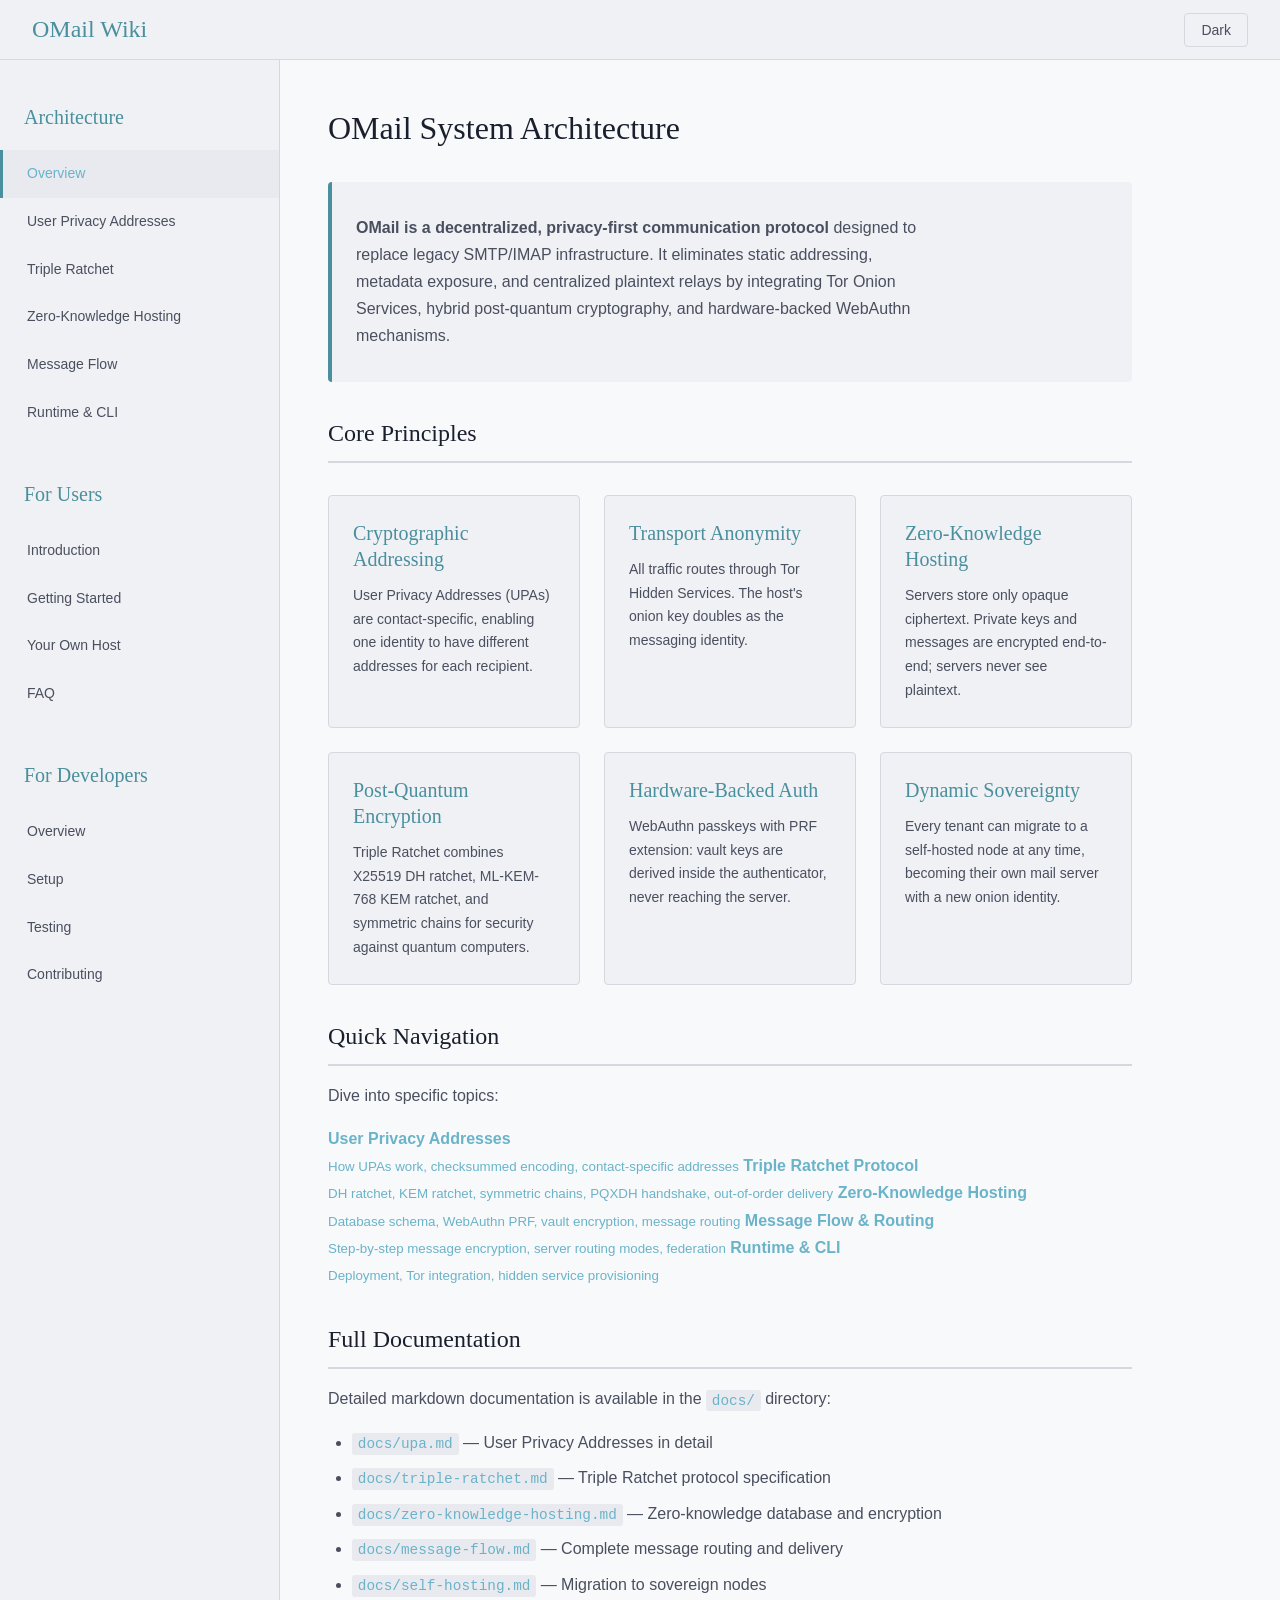
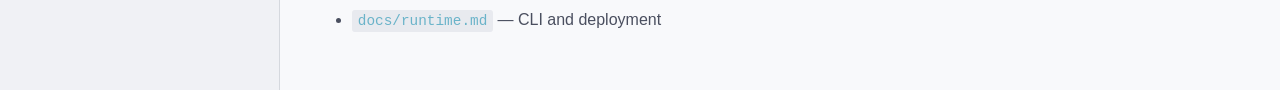
<file: docs/wiki.html>
<!DOCTYPE html>
<html lang="en">
<head>
  <meta charset="utf-8">
  <meta name="viewport" content="width=device-width, initial-scale=1">
  <title>OMail Wiki</title>
  <style>
    :root {
      --bg-primary: #0f1519;
      --bg-secondary: #1a1f2e;
      --bg-tertiary: #252c3a;
      --text-primary: #f5f6f8;
      --text-secondary: #c5c8ce;
      --text-tertiary: #8b8a84;
      --accent: #4a8f9d;
      --accent-light: #6ab3c9;
      --border: #343b4a;
      --success: #5a9e7d;
      --caution: #d4a574;
      --critical: #c75556;

      --font-serif: Georgia, 'Times New Roman', serif;
      --font-sans: -apple-system, BlinkMacSystemFont, 'Segoe UI', Roboto, 'Helvetica Neue', sans-serif;
      --font-mono: 'Monaco', 'Courier New', monospace;

      --type-h1: 2rem;
      --type-h2: 1.5rem;
      --type-h3: 1.25rem;
      --type-body: 1rem;
      --type-small: 0.875rem;
    }

    @media (prefers-color-scheme: light) {
      :root {
        --bg-primary: #f8f9fb;
        --bg-secondary: #f0f1f5;
        --bg-tertiary: #e8eaef;
        --text-primary: #1a1f2e;
        --text-secondary: #4a4f5f;
        --text-tertiary: #8b8a84;
        --border: #d5d8de;
      }
    }

    :root[data-theme="dark"] {
      --bg-primary: #0f1519;
      --bg-secondary: #1a1f2e;
      --bg-tertiary: #252c3a;
      --text-primary: #f5f6f8;
      --text-secondary: #c5c8ce;
      --text-tertiary: #8b8a84;
    }

    :root[data-theme="light"] {
      --bg-primary: #f8f9fb;
      --bg-secondary: #f0f1f5;
      --bg-tertiary: #e8eaef;
      --text-primary: #1a1f2e;
      --text-secondary: #4a4f5f;
      --text-tertiary: #8b8a84;
    }

    * {
      margin: 0;
      padding: 0;
      box-sizing: border-box;
    }

    html, body {
      height: 100%;
    }

    body {
      font-family: var(--font-sans);
      background: var(--bg-primary);
      color: var(--text-primary);
      line-height: 1.7;
      font-size: var(--type-body);
    }

    a {
      color: var(--accent-light);
      text-decoration: none;
      border-bottom: 1px solid transparent;
      transition: border-color 0.2s;
    }

    a:hover, a:focus {
      border-bottom-color: var(--accent-light);
      outline: none;
    }

    h1, h2, h3 {
      font-family: var(--font-serif);
      font-weight: 400;
      line-height: 1.3;
      margin: 1.5em 0 0.5em 0;
      text-wrap: balance;
    }

    h1 {
      font-size: var(--type-h1);
      color: var(--text-primary);
    }

    h2 {
      font-size: var(--type-h2);
      color: var(--text-primary);
      border-bottom: 2px solid var(--border);
      padding-bottom: 0.5em;
    }

    h3 {
      font-size: var(--type-h3);
      color: var(--accent);
    }

    p {
      margin: 1em 0;
      max-width: 65ch;
      color: var(--text-secondary);
    }

    code {
      font-family: var(--font-mono);
      font-size: 0.9em;
      background: var(--bg-tertiary);
      padding: 0.2em 0.4em;
      border-radius: 3px;
      color: var(--accent-light);
    }

    pre {
      background: var(--bg-tertiary);
      border-left: 4px solid var(--accent);
      padding: 1em;
      border-radius: 4px;
      overflow-x: auto;
      margin: 1.5em 0;
      font-size: var(--type-small);
    }

    pre code {
      background: none;
      padding: 0;
      color: var(--text-secondary);
    }

    .container {
      display: grid;
      grid-template-columns: 280px 1fr;
      grid-template-rows: 60px 1fr;
      min-height: 100vh;
      gap: 0;
    }

    header {
      grid-column: 1 / -1;
      background: var(--bg-secondary);
      border-bottom: 1px solid var(--border);
      display: flex;
      align-items: center;
      padding: 0 2rem;
      justify-content: space-between;
    }

    .logo {
      font-size: var(--type-h2);
      font-family: var(--font-serif);
      font-weight: 400;
      color: var(--accent);
    }

    .theme-toggle {
      background: none;
      border: 1px solid var(--border);
      color: var(--text-secondary);
      padding: 0.5rem 1rem;
      border-radius: 4px;
      cursor: pointer;
      font-size: var(--type-small);
      transition: all 0.2s;
    }

    .theme-toggle:hover {
      border-color: var(--accent);
      color: var(--accent);
    }

    nav {
      grid-row: 2;
      grid-column: 1;
      background: var(--bg-secondary);
      border-right: 1px solid var(--border);
      padding: 2rem 0;
      overflow-y: auto;
    }

    .nav-section {
      margin-bottom: 2rem;
    }

    .nav-section-title {
      font-family: var(--font-serif);
      font-size: var(--type-h3);
      font-weight: 400;
      color: var(--accent);
      padding: 0.5rem 1.5rem;
      margin-bottom: 0.5rem;
      text-transform: capitalize;
    }

    .nav-items {
      display: flex;
      flex-direction: column;
    }

    .nav-item {
      padding: 0.75rem 1.5rem;
      color: var(--text-secondary);
      cursor: pointer;
      transition: all 0.2s;
      border-left: 3px solid transparent;
      font-size: var(--type-small);
    }

    .nav-item:hover {
      background: var(--bg-tertiary);
      color: var(--accent-light);
    }

    .nav-item.active {
      border-left-color: var(--accent);
      background: var(--bg-tertiary);
      color: var(--accent-light);
    }

    main {
      grid-row: 2;
      grid-column: 2;
      padding: 3rem;
      overflow-y: auto;
      max-width: 900px;
    }

    .section {
      display: none;
    }

    .section.active {
      display: block;
    }

    .section > h1 {
      margin-top: 0;
    }

    .intro-box {
      background: var(--bg-secondary);
      border-left: 4px solid var(--accent);
      padding: 1.5rem;
      border-radius: 4px;
      margin: 2rem 0;
    }

    .intro-box p {
      margin: 0.5em 0;
      color: var(--text-secondary);
    }

    .card {
      background: var(--bg-secondary);
      border: 1px solid var(--border);
      border-radius: 4px;
      padding: 1.5rem;
      margin: 1.5rem 0;
      transition: border-color 0.2s;
    }

    .card:hover {
      border-color: var(--accent);
    }

    .card h3 {
      margin-top: 0;
    }

    .card p:last-child {
      margin-bottom: 0;
    }

    .step {
      counter-increment: step-counter;
      margin: 2rem 0;
      padding-left: 3rem;
      position: relative;
    }

    .step::before {
      content: counter(step-counter);
      position: absolute;
      left: 0;
      top: 0;
      width: 2rem;
      height: 2rem;
      background: var(--accent);
      border-radius: 50%;
      display: flex;
      align-items: center;
      justify-content: center;
      color: var(--bg-primary);
      font-family: var(--font-serif);
      font-weight: 400;
    }

    .step h3 {
      margin-top: 0;
    }

    .feature-grid {
      display: grid;
      grid-template-columns: repeat(auto-fit, minmax(250px, 1fr));
      gap: 1.5rem;
      margin: 2rem 0;
    }

    .feature-card {
      background: var(--bg-secondary);
      border: 1px solid var(--border);
      border-radius: 4px;
      padding: 1.5rem;
    }

    .feature-card h3 {
      margin-top: 0;
      margin-bottom: 0.75rem;
    }

    .feature-card p {
      margin: 0;
      font-size: var(--type-small);
    }

    .label {
      display: inline-block;
      font-size: var(--type-small);
      background: var(--bg-tertiary);
      color: var(--text-secondary);
      padding: 0.3rem 0.7rem;
      border-radius: 3px;
      margin-right: 0.5rem;
      margin-bottom: 0.5rem;
      font-weight: 500;
    }

    .label.success {
      background: rgba(90, 158, 125, 0.15);
      color: var(--success);
    }

    .label.caution {
      background: rgba(212, 165, 116, 0.15);
      color: var(--caution);
    }

    .toc {
      background: var(--bg-tertiary);
      border-radius: 4px;
      padding: 1.5rem;
      margin: 2rem 0;
      border-left: 4px solid var(--accent);
    }

    .toc h4 {
      font-family: var(--font-serif);
      font-size: var(--type-small);
      text-transform: uppercase;
      letter-spacing: 1px;
      color: var(--text-tertiary);
      margin: 0 0 1rem 0;
      font-weight: 400;
    }

    .toc ul {
      list-style: none;
    }

    .toc li {
      margin: 0.5rem 0;
    }

    .toc a {
      color: var(--accent-light);
      font-size: var(--type-small);
    }

    @media (max-width: 768px) {
      .container {
        grid-template-columns: 1fr;
      }

      nav {
        display: none;
      }

      nav.mobile-open {
        display: block;
        position: fixed;
        left: 0;
        top: 60px;
        z-index: 100;
        width: 100%;
        background: var(--bg-secondary);
        border-right: none;
        border-bottom: 1px solid var(--border);
      }

      main {
        padding: 2rem 1.5rem;
      }

      .feature-grid {
        grid-template-columns: 1fr;
      }
    }

    .hidden {
      display: none !important;
    }
  </style>
</head>
<body>
  <div class="container">
    <header>
      <div class="logo">OMail Wiki</div>
      <button class="theme-toggle" id="theme-toggle">Light</button>
    </header>

    <nav id="nav">
      <div class="nav-section">
        <div class="nav-section-title">Architecture</div>
        <div class="nav-items">
          <div class="nav-item active" data-section="arch-overview">Overview</div>
          <div class="nav-item" data-section="arch-upa">User Privacy Addresses</div>
          <div class="nav-item" data-section="arch-ratchet">Triple Ratchet</div>
          <div class="nav-item" data-section="arch-zero-knowledge">Zero-Knowledge Hosting</div>
          <div class="nav-item" data-section="arch-message-flow">Message Flow</div>
          <div class="nav-item" data-section="arch-runtime">Runtime & CLI</div>
        </div>
      </div>

      <div class="nav-section">
        <div class="nav-section-title">For Users</div>
        <div class="nav-items">
          <div class="nav-item" data-section="user-intro">Introduction</div>
          <div class="nav-item" data-section="user-getting-started">Getting Started</div>
          <div class="nav-item" data-section="user-sovereignty">Your Own Host</div>
          <div class="nav-item" data-section="user-faq">FAQ</div>
        </div>
      </div>

      <div class="nav-section">
        <div class="nav-section-title">For Developers</div>
        <div class="nav-items">
          <div class="nav-item" data-section="dev-intro">Overview</div>
          <div class="nav-item" data-section="dev-setup">Setup</div>
          <div class="nav-item" data-section="dev-testing">Testing</div>
          <div class="nav-item" data-section="dev-contributing">Contributing</div>
        </div>
      </div>
    </nav>

    <main>
      <!-- ARCHITECTURE SECTIONS -->

      <section id="arch-overview" class="section active">
        <h1>OMail System Architecture</h1>
        <div class="intro-box">
          <p><strong>OMail is a decentralized, privacy-first communication protocol</strong> designed to replace legacy SMTP/IMAP infrastructure. It eliminates static addressing, metadata exposure, and centralized plaintext relays by integrating Tor Onion Services, hybrid post-quantum cryptography, and hardware-backed WebAuthn mechanisms.</p>
        </div>

        <h2>Core Principles</h2>
        <div class="feature-grid">
          <div class="feature-card">
            <h3>Cryptographic Addressing</h3>
            <p>User Privacy Addresses (UPAs) are contact-specific, enabling one identity to have different addresses for each recipient.</p>
          </div>
          <div class="feature-card">
            <h3>Transport Anonymity</h3>
            <p>All traffic routes through Tor Hidden Services. The host's onion key doubles as the messaging identity.</p>
          </div>
          <div class="feature-card">
            <h3>Zero-Knowledge Hosting</h3>
            <p>Servers store only opaque ciphertext. Private keys and messages are encrypted end-to-end; servers never see plaintext.</p>
          </div>
          <div class="feature-card">
            <h3>Post-Quantum Encryption</h3>
            <p>Triple Ratchet combines X25519 DH ratchet, ML-KEM-768 KEM ratchet, and symmetric chains for security against quantum computers.</p>
          </div>
          <div class="feature-card">
            <h3>Hardware-Backed Auth</h3>
            <p>WebAuthn passkeys with PRF extension: vault keys are derived inside the authenticator, never reaching the server.</p>
          </div>
          <div class="feature-card">
            <h3>Dynamic Sovereignty</h3>
            <p>Every tenant can migrate to a self-hosted node at any time, becoming their own mail server with a new onion identity.</p>
          </div>
        </div>

        <h2>Quick Navigation</h2>
        <p>Dive into specific topics:</p>
        <a href="#" class="doc-link" onclick="navigate('arch-upa'); return false;">
          <strong>User Privacy Addresses</strong><br/>
          <small>How UPAs work, checksummed encoding, contact-specific addresses</small>
        </a>
        <a href="#" class="doc-link" onclick="navigate('arch-ratchet'); return false;">
          <strong>Triple Ratchet Protocol</strong><br/>
          <small>DH ratchet, KEM ratchet, symmetric chains, PQXDH handshake, out-of-order delivery</small>
        </a>
        <a href="#" class="doc-link" onclick="navigate('arch-zero-knowledge'); return false;">
          <strong>Zero-Knowledge Hosting</strong><br/>
          <small>Database schema, WebAuthn PRF, vault encryption, message routing</small>
        </a>
        <a href="#" class="doc-link" onclick="navigate('arch-message-flow'); return false;">
          <strong>Message Flow & Routing</strong><br/>
          <small>Step-by-step message encryption, server routing modes, federation</small>
        </a>
        <a href="#" class="doc-link" onclick="navigate('arch-runtime'); return false;">
          <strong>Runtime & CLI</strong><br/>
          <small>Deployment, Tor integration, hidden service provisioning</small>
        </a>

        <h2>Full Documentation</h2>
        <p>Detailed markdown documentation is available in the <code>docs/</code> directory:</p>
        <ul style="margin-left: 1.5rem; color: var(--text-secondary);">
          <li style="margin: 0.5rem 0;"><code>docs/upa.md</code> — User Privacy Addresses in detail</li>
          <li style="margin: 0.5rem 0;"><code>docs/triple-ratchet.md</code> — Triple Ratchet protocol specification</li>
          <li style="margin: 0.5rem 0;"><code>docs/zero-knowledge-hosting.md</code> — Zero-knowledge database and encryption</li>
          <li style="margin: 0.5rem 0;"><code>docs/message-flow.md</code> — Complete message routing and delivery</li>
          <li style="margin: 0.5rem 0;"><code>docs/self-hosting.md</code> — Migration to sovereign nodes</li>
          <li style="margin: 0.5rem 0;"><code>docs/runtime.md</code> — CLI and deployment</li>
        </ul>
      </section>

      <section id="arch-upa" class="section">
        <h1>User Privacy Addresses (UPAs)</h1>
        <p>A UPA is a cryptographic identifier in the format <code>&lt;host-onion-address&gt;.onion/&lt;user-address&gt;</code>.</p>
        <p>Both halves encode an Ed25519 public key with SHA3-256 checksum as base32, making them contact-specific, non-enumerable, and checksum-verified against typos and forgery.</p>

        <h2>Key Concepts</h2>
        <div class="card">
          <h3>Contact-Specific Addresses</h3>
          <p>The same person gets a different UPA for each contact. Observers cannot tell they're the same person by comparing addresses across contacts.</p>
        </div>
        <div class="card">
          <h3>No Enumeration</h3>
          <p>Every valid UPA is cryptographically random (one of 2^256 possibilities). Attackers cannot scrape directories, brute-force valid addresses, or harvest UPAs for spam.</p>
        </div>
        <div class="card">
          <h3>Checksum Verification</h3>
          <p>Includes SHA3-256 checksum. Mistyped or forged addresses are rejected before any routing happens.</p>
        </div>

        <p style="margin-top: 2rem;">
          <strong>📖 Read more:</strong> <a href="upa.md" target="_blank">docs/upa.md</a>
        </p>
      </section>

      <section id="arch-ratchet" class="section">
        <h1>The Triple Ratchet Protocol</h1>
        <p>OMail's encryption combines Signal's Double Ratchet with a third KEM ratchet that mixes ML-KEM-768 into every epoch, providing forward secrecy and post-compromise security against both classical and quantum adversaries.</p>

        <h2>Three Ratcheting Mechanisms</h2>
        <div class="card">
          <h3>DH Ratchet (X25519)</h3>
          <p>Every epoch, a fresh Diffie-Hellman exchange generates new root and chain keys, providing forward secrecy.</p>
        </div>
        <div class="card">
          <h3>KEM Ratchet (ML-KEM-768)</h3>
          <p>Every epoch, a fresh ML-KEM ciphertext encapsulates a shared secret (FIPS 203 approved) and mixes it into the root key, providing post-quantum security from day one.</p>
        </div>
        <div class="card">
          <h3>Symmetric-Key Ratchet (HMAC-SHA256)</h3>
          <p>For each message, a symmetric chain derives one-time AES-256-GCM keys. Headers are authenticated as associated data.</p>
        </div>

        <h2>PQXDH Handshake</h2>
        <p>Sessions begin with a hybrid handshake combining 3× X25519 exchanges and 1× ML-KEM encapsulation, all mixed through HKDF, providing deniability, forward secrecy, and post-quantum security from the start.</p>

        <p style="margin-top: 2rem;">
          <strong>📖 Read more:</strong> <a href="triple-ratchet.md" target="_blank">docs/triple-ratchet.md</a>
        </p>
      </section>

      <section id="arch-zero-knowledge" class="section">
        <h1>Zero-Knowledge Hosting</h1>
        <p>OMail is designed so the server can never read your messages or keys — even if completely compromised.</p>

        <h2>What the Server Stores</h2>
        <table style="width: 100%; margin: 1.5rem 0; border-collapse: collapse;">
          <tr style="border-bottom: 1px solid var(--border);">
            <th style="text-align: left; padding: 0.75rem; color: var(--accent);">Table</th>
            <th style="text-align: left; padding: 0.75rem; color: var(--accent);">Encrypted?</th>
            <th style="text-align: left; padding: 0.75rem; color: var(--accent);">Server Readable?</th>
          </tr>
          <tr style="border-bottom: 1px solid var(--border);">
            <td style="padding: 0.75rem;"><code>vaults</code></td>
            <td style="padding: 0.75rem;">Yes (AES-256-GCM)</td>
            <td style="padding: 0.75rem;">No</td>
          </tr>
          <tr style="border-bottom: 1px solid var(--border);">
            <td style="padding: 0.75rem;"><code>messages</code></td>
            <td style="padding: 0.75rem;">Yes (encrypted envelopes)</td>
            <td style="padding: 0.75rem;">No</td>
          </tr>
          <tr style="border-bottom: 1px solid var(--border);">
            <td style="padding: 0.75rem;"><code>users, credentials, user_prekeys</code></td>
            <td style="padding: 0.75rem;">No (public keys only)</td>
            <td style="padding: 0.75rem;">No (can't derive private keys)</td>
          </tr>
        </table>

        <h2>WebAuthn PRF Extension</h2>
        <p>The vault key is derived inside your authenticator — it never reaches the server or browser. Even if the server is hacked and all tables are stolen, the attacker has no way to derive the PRF output.</p>

        <p style="margin-top: 2rem;">
          <strong>📖 Read more:</strong> <a href="zero-knowledge-hosting.md" target="_blank">docs/zero-knowledge-hosting.md</a>
        </p>
      </section>

      <section id="arch-message-flow" class="section">
        <h1>Message Flow and Routing</h1>
        <p>Messages flow through three routing modes: host-to-self (deterministic response), local blind delivery (same host), and remote federation (between hosts).</p>

        <h2>High-Level Flow</h2>
        <ol style="margin-left: 1.5rem; color: var(--text-secondary);">
          <li style="margin: 0.5rem 0;">Alice fetches Bob's prekey bundle</li>
          <li style="margin: 0.5rem 0;">Alice's browser initiates Triple Ratchet session</li>
          <li style="margin: 0.5rem 0;">Alice encrypts message and sends opaque envelope to server</li>
          <li style="margin: 0.5rem 0;">Server routes envelope blindly (never opens it)</li>
          <li style="margin: 0.5rem 0;">Bob's browser downloads, decrypts, and archives the message</li>
          <li style="margin: 0.5rem 0;">Server deletes plaintext envelope</li>
        </ol>

        <p>The server never sees plaintext. It only sees opaque ciphertexts and routing requests.</p>

        <p style="margin-top: 2rem;">
          <strong>📖 Read more:</strong> <a href="message-flow.md" target="_blank">docs/message-flow.md</a>
        </p>
      </section>

      <section id="arch-runtime" class="section">
        <h1>Runtime and CLI</h1>
        <p>OMail is invoked via the <code>omail</code> console script, which boots the portal, provisions Tor hidden services, and displays live status.</p>

        <h2>Usage Examples</h2>
        <p><strong>Local development:</strong></p>
        <pre><code>omail --no-tor --host-name "DevBox"</code></pre>

        <p><strong>With Tor:</strong></p>
        <pre><code>omail --host-name "Harbor Light"</code></pre>

        <p><strong>After migration to self-hosting:</strong></p>
        <pre><code>omail --host-name "My Sovereign Node"</code></pre>

        <h2>Features</h2>
        <ul style="margin-left: 1.5rem; color: var(--text-secondary);">
          <li style="margin: 0.5rem 0;">Automatic Tor hidden service provisioning and key persistence</li>
          <li style="margin: 0.5rem 0;">Live status display with ASCII QR code</li>
          <li style="margin: 0.5rem 0;">Graceful shutdown (Ctrl+C)</li>
          <li style="margin: 0.5rem 0;">Health check endpoint</li>
        </ul>

        <p style="margin-top: 2rem;">
          <strong>📖 Read more:</strong> <a href="runtime.md" target="_blank">docs/runtime.md</a>
        </p>
      </section>

      <!-- USER SECTIONS -->

      <section id="user-intro" class="section">
        <h1>Welcome to OMail</h1>
        <div class="intro-box">
          <p><strong>OMail is a messaging system built for privacy.</strong> There's no email address to remember, no password to reset, and no personal data to collect. Your identity is protected by cryptography, your messages are encrypted end-to-end, and you control where your mailbox lives.</p>
        </div>

        <h2>Why OMail?</h2>
        <div class="feature-grid">
          <div class="feature-card">
            <h3>No Accounts</h3>
            <p>Create an identity with just a passkey. No email address, no password, no recovery questions.</p>
          </div>
          <div class="feature-card">
            <h3>Private by Default</h3>
            <p>Messages are encrypted end-to-end. Only you and your contact can read them — not even OMail can.</p>
          </div>
          <div class="feature-card">
            <h3>Quantum-Safe</h3>
            <p>Uses advanced cryptography that resists both today's computers and tomorrow's quantum computers.</p>
          </div>
          <div class="feature-card">
            <h3>Sovereign</h3>
            <p>Start on a public node, then migrate to your own private server whenever you want. It's your choice.</p>
          </div>
        </div>
      </section>

      <section id="user-getting-started" class="section">
        <h1>Getting Started</h1>

        <h2>Installation</h2>
        <p>OMail runs on macOS, Linux, and Windows. You need Python 3.11 or later and Tor.</p>

        <div class="step">
          <h3>Install OMail</h3>
          <pre><code>pip install -e .</code></pre>
        </div>

        <div class="step">
          <h3>Start the Portal</h3>
          <p>For development (without Tor):</p>
          <pre><code>omail --no-tor --host-name "My Node"</code></pre>
        </div>

        <div class="step">
          <h3>Open in Browser</h3>
          <p>Visit <strong>http://127.0.0.1:8000</strong> in your browser.</p>
        </div>

        <div class="step">
          <h3>Create Your Identity</h3>
          <p>Click "Create identity with a passkey" and use your device's biometric or security key.</p>
          <p class="label success">Your identity is now live</p>
        </div>
      </section>

      <section id="user-sovereignty" class="section">
        <h1>Become Your Own Host</h1>

        <h2>Why Self-Host?</h2>
        <p>By default, your mailbox lives on a shared public node. Self-hosting means full control over your identity and no dependency on any operator.</p>

        <h2>How It Works</h2>
        <p>Click <strong>⚑ Become Your Own Host</strong> in the mailbox sidebar. OMail will:</p>
        <ol style="margin-left: 1.5rem; color: var(--text-secondary);">
          <li style="margin: 0.5rem 0;">Generate a new independent server identity</li>
          <li style="margin: 0.5rem 0;">Start a Tor hidden service</li>
          <li style="margin: 0.5rem 0;">Rewrite your UPA routing to the new server</li>
          <li style="margin: 0.5rem 0;">Migrate all your encrypted data</li>
        </ol>

        <p class="label caution">Your device must stay running to receive messages. Consider using an always-on computer.</p>

        <p style="margin-top: 2rem;">
          <strong>📖 Read more:</strong> <a href="self-hosting.md" target="_blank">docs/self-hosting.md</a>
        </p>
      </section>

      <section id="user-faq" class="section">
        <h1>Frequently Asked Questions</h1>

        <div class="card">
          <h3>Can OMail read my messages?</h3>
          <p>No. Messages are encrypted before they leave your device. OMail can never see the content.</p>
        </div>

        <div class="card">
          <h3>What if I lose my passkey?</h3>
          <p>Your passkey is your identity. If you lose it, you lose access to your messages. Back up your authenticator securely.</p>
        </div>

        <div class="card">
          <h3>How do I verify someone's identity?</h3>
          <p>Verify out-of-band (call them, video chat, meet in person) and confirm they gave you the right UPA.</p>
        </div>

        <div class="card">
          <h3>Can I use OMail on multiple devices?</h3>
          <p>If your passkey is synced across devices (iCloud, Google), you can use OMail on each device.</p>
        </div>
      </section>

      <!-- DEVELOPER SECTIONS -->

      <section id="dev-intro" class="section">
        <h1>Developer Guide</h1>
        <div class="intro-box">
          <p><strong>OMail is a decentralized messaging protocol implemented as a Python/JavaScript stack.</strong> This guide covers architecture, development setup, testing, and contributing.</p>
        </div>

        <h2>What You'll Build With</h2>
        <div class="feature-grid">
          <div class="feature-card">
            <h3>Python 3.11+</h3>
            <p>Async backend (aiohttp), cryptography (pyca), database (SQLite), Tor control (stem).</p>
          </div>
          <div class="feature-card">
            <h3>JavaScript/Node</h3>
            <p>Browser client, crypto interop, E2E tests with Playwright.</p>
          </div>
          <div class="feature-card">
            <h3>Cryptography</h3>
            <p>Triple Ratchet, PQXDH, ML-KEM-768, Ed25519, X25519.</p>
          </div>
          <div class="feature-card">
            <h3>Tor Network</h3>
            <p>Hidden service provisioning, onion routing.</p>
          </div>
        </div>
      </section>

      <section id="dev-setup" class="section">
        <h1>Development Setup</h1>

        <h2>Prerequisites</h2>
        <pre><code>brew install python@3.11 tor node</code></pre>

        <h2>Clone and Install</h2>
        <pre><code>git clone https://github.com/jeffkoskulics/omail.git
cd omail
pip install -e .</code></pre>

        <h2>Local Development</h2>
        <p>Run without Tor for fastest iteration:</p>
        <pre><code>omail --no-tor --host-name "DevBox"</code></pre>

        <p>Visit <strong>http://127.0.0.1:8000</strong> in any browser.</p>
      </section>

      <section id="dev-architecture" class="section">
        <h1>Architecture</h1>

        <h2>Layers</h2>
        <p><strong>Cryptographic Layer</strong> (omail/crypto/)</p>
        <ul style="margin-left: 1.5rem; color: var(--text-secondary);">
          <li style="margin: 0.5rem 0;"><code>triple_ratchet.py</code>: DH ratchet (X25519), KEM ratchet (ML-KEM-768), symmetric chains (HMAC-SHA256 → AES-256-GCM).</li>
          <li style="margin: 0.5rem 0;"><code>kem.py</code>: KEM abstraction with <code>ML_KEM_768</code> class and <code>X25519_KEM</code> fallback.</li>
          <li style="margin: 0.5rem 0;"><code>convert.py</code>: Ed25519 → X25519 birational mapping for prekey derivation.</li>
        </ul>

        <p><strong>Addressing Layer</strong> (omail/upa.py)</p>
        <ul style="margin-left: 1.5rem; color: var(--text-secondary);">
          <li style="margin: 0.5rem 0;">Encodes Ed25519 pubkey + SHA3-256 checksum as base32 (same format as Tor v3 onion).</li>
          <li style="margin: 0.5rem 0;">Contact-specific UPAs derived deterministically from node key + contact identity.</li>
          <li style="margin: 0.5rem 0;">Checksum validation prevents forged or typo'd addresses from routing.</li>
        </ul>

        <p><strong>Persistence Layer</strong> (omail/db.py)</p>
        <ul style="margin-left: 1.5rem; color: var(--text-secondary);">
          <li style="margin: 0.5rem 0;">SQLite schema: <code>users</code>, <code>credentials</code>, <code>vaults</code>, <code>messages</code>, <code>user_prekeys</code>, <code>host_sessions</code>.</li>
          <li style="margin: 0.5rem 0;">Vaults and message envelopes are opaque AES-GCM ciphertext. Zero plaintext key material server-side.</li>
          <li style="margin: 0.5rem 0;">Prekey bundles contain only public keys; private halves live in encrypted vault.</li>
        </ul>

        <p><strong>Authentication Layer</strong> (omail/webauthn.py)</p>
        <ul style="margin-left: 1.5rem; color: var(--text-secondary);">
          <li style="margin: 0.5rem 0;">FIDO2 registration/authentication ceremonies via <code>python-fido2</code>.</li>
          <li style="margin: 0.5rem 0;">WebAuthn <strong>PRF extension</strong>: vault key is derived inside authenticator, never leaves device.</li>
          <li style="margin: 0.5rem 0;">Fallback to device-local key (with UI warning) when authenticator lacks PRF.</li>
        </ul>

        <p><strong>Server Layer</strong> (omail/server.py)</p>
        <ul style="margin-left: 1.5rem; color: var(--text-secondary);">
          <li style="margin: 0.5rem 0;">aiohttp portal on 127.0.0.1:8000, accessed via Tor Hidden Service.</li>
          <li style="margin: 0.5rem 0;">Routes: passkey ceremonies, vault ops, contact mgmt, message send/archive, WebSocket push.</li>
          <li style="margin: 0.5rem 0;">Host-to-host ratchet replies; local blind delivery; remote federation queued.</li>
        </ul>

        <p><strong>Host Identity Layer</strong> (omail/host.py)</p>
        <ul style="margin-left: 1.5rem; color: var(--text-secondary);">
          <li style="margin: 0.5rem 0;">Manages node's Ed25519 key (doubles as Tor onion identity and messaging identity).</li>
          <li style="margin: 0.5rem 0;">Publishes prekey bundles; responds to handshakes; receives encrypted envelopes.</li>
          <li style="margin: 0.5rem 0;">Deterministic Administrator responder: <code>ping</code> → <code>pong</code>, etc.</li>
        </ul>

        <h2>Message Flow</h2>
        <pre><code>Alice (Tor Browser)
  ├─ registration (passkey + PRF)
  ├─ vault encrypt (PRF key via WebAuthn)
  ├─ POST /api/contacts → Bob's UPA
  ├─ GET /api/prekeys/{bob_upa} → Bob's bundle
  ├─ JS Triple Ratchet.initiate(bob_bundle)
  ├─ POST /api/messages → encrypted envelope
  ├─ server.route_envelope(bob_upa)
  └─ WebSocket /notify push to Bob

Bob (Tor Browser)
  ├─ WebSocket notified of envelope
  ├─ GET /api/messages → encrypted envelope
  ├─ JS Triple Ratchet.decrypt(envelope)
  ├─ POST /api/messages/{id}/archive → upload vault blob
  └─ DELETE /api/messages/{id} (plaintext destroyed)</code></pre>

        <h2>Sovereignty Migration</h2>
        <p>When user clicks "Become Your Own Host":</p>
        <ol style="margin-left: 1.5rem; color: var(--text-secondary);">
          <li style="margin: 0.5rem 0;"><code>POST /api/migrate</code> → generates new Ed25519 key.</li>
          <li style="margin: 0.5rem 0;">stem provisions new Tor hidden service → publishes to node.</li>
          <li style="margin: 0.5rem 0;">UPA rewritten: <code>old-host.onion/key</code> → <code>new-host.onion/key</code>.</li>
          <li style="margin: 0.5rem 0;">Node config flipped to Host Mode; terminal prints routing table.</li>
        </ol>
      </section>

      <section id="dev-triple-ratchet" class="section">
        <h1>Triple Ratchet Protocol</h1>

        <h2>Overview</h2>
        <p>OMail's encryption combines Signal's Double Ratchet with a third <strong>KEM ratchet</strong> that mixes a post-quantum shared secret (ML-KEM-768) into every epoch. The result is forward secrecy and post-compromise security against both classical <em>and</em> quantum adversaries.</p>

        <h2>Three Ratchets</h2>
        <p><strong>1. DH Ratchet (X25519)</strong></p>
        <p>Every epoch, a fresh Diffie-Hellman exchange generates new root and chain keys:</p>
        <pre><code>DH_new = X25519(my_ephemeral, their_ephemeral)
root_key_new = HKDF(root_key_old, DH_new, salt="dh")</code></pre>

        <p><strong>2. KEM Ratchet (ML-KEM-768)</strong></p>
        <p>Every epoch, a fresh ML-KEM ciphertext encapsulates a shared secret and mixes it into the root:</p>
        <pre><code>kem_ct, kem_ss = ML_KEM_768.encaps(their_kem_pubkey)
root_key_new = HKDF(root_key_new, kem_ss, salt="kem")</code></pre>

        <p><strong>3. Symmetric-Key Ratchet (HMAC-SHA256 chains)</strong></p>
        <p>For each message, a symmetric chain derives one-time AES-256-GCM keys:</p>
        <pre><code>chain_key_new = HMAC_SHA256(chain_key, 0x01)
msg_key = HMAC_SHA256(chain_key, 0x02)
ciphertext = AES_256_GCM(msg_key, plaintext, associated_data=header)</code></pre>

        <h2>PQXDH Handshake</h2>
        <p>Sessions begin with a hybrid handshake against a signed prekey bundle:</p>
        <pre><code>1. X25519(my_eph, their_eph)
2. X25519(my_eph, their_signed_prekey)
3. X25519(my_identity, their_signed_prekey)
4. ML_KEM_768.encaps(their_kem_pubkey)
↓
All mixed through HKDF → root_key, chain_key</code></pre>
        <p>This provides deniability, forward secrecy, and post-quantum security on day one.</p>

        <h2>Out-of-Order Delivery</h2>
        <p>Messages may arrive out of order. Skipped message keys are banked:</p>
        <pre><code>if msg_num > next_msg_num:
  bank[msg_num] = HMAC_SHA256(chain_key, 0x02)  # derive now, decrypt later
  chain_key = HMAC_SHA256(chain_key, 0x01)  # advance</code></pre>
        <p>Prevents replay; old keys are rotated out.</p>

        <h2>State Serialization</h2>
        <p>Ratchet state (root key, chain keys, KEM state) serializes to JSON for storage in encrypted vault:</p>
        <pre><code>{
  "root_key": "base64...",
  "chain_key_send": "base64...",
  "chain_key_recv": "base64...",
  "dh_send": {"private": "base64...", "public": "base64..."},
  "dh_recv_public": "base64...",
  "kem_alg": "ML-KEM-768",
  "kem_send_keypair": {...},
  "kem_recv_pubkey": "base64...",
  "skipped_keys": {"epoch_num": {"msg_num": "base64..."}}
}</code></pre>
      </section>

      <section id="dev-webauthn" class="section">
        <h1>WebAuthn & PRF Extension</h1>

        <h2>Why WebAuthn?</h2>
        <p>OMail has no passwords. Authentication is pure cryptography: you prove possession of a private key via FIDO2.</p>
        <ul style="margin-left: 1.5rem; color: var(--text-secondary);">
          <li style="margin: 0.5rem 0;">Phishing-proof: the browser verifies the Relying Party ID, not you.</li>
          <li style="margin: 0.5rem 0;">Hardware-backed on security keys; biometric on modern devices.</li>
          <li style="margin: 0.5rem 0;">No password recovery flow = no recovery email = zero personal data.</li>
        </ul>

        <h2>The PRF Extension</h2>
        <p>The <strong>WebAuthn PRF extension</strong (defined in W3C WebAuthn Level 3) allows a secret to be derived <em>inside the authenticator</em>, never exposed to the browser or server:</p>
        <pre><code>registration:
  ├─ user creates credential (biometric/key tap)
  ├─ authenticator derives PRF(credential, salt) → 32-byte secret
  └─ secret stays in authenticator

authentication:
  ├─ user taps biometric/key
  ├─ authenticator evaluates PRF(credential, salt) → same 32-byte secret
  └─ returns secret to browser (only after successful auth)</code></pre>

        <h2>Vault Encryption</h2>
        <p>The PRF secret is used to encrypt the user's private keys and ratchet state:</p>
        <pre><code>vault_key = PRF_output (32 bytes)
vault_ciphertext = AES_256_GCM(vault_key, {ed25519_key, x25519_keys, ratchet_state})</code></pre>
        <p>The vault blob is uploaded to the server as opaque ciphertext. The server stores it but can never read it — even if compromised, the vault key remains secret inside the authenticator.</p>

        <h2>Fallback (Non-PRF Authenticators)</h2>
        <p>Some authenticators don't support PRF. OMail falls back to a device-local key:</p>
        <pre><code>if PRF_available:
  vault_key = PRF(credential, salt)  # never leaves authenticator
else:
  vault_key = crypto.getRandomValues(32)  # generated locally, never uploaded
  warn user: "PRF unavailable; vault key stored on this device"</code></pre>

        <h2>Implementation (omail/webauthn.py)</h2>
        <pre><code>def begin_registration(user_id: bytes) → RegistrationOptions:
  # Return challenge + PRF extension request

def complete_registration(response: AuthenticatorAttestationResponse) → Credential:
  # Verify attestation, extract credential_id + cose_key

def begin_authentication() → AssertionOptions:
  # Return challenge + PRF extension request

def complete_authentication(response: AuthenticatorAssertionResponse) → bool:
  # Verify signature, extract PRF output (if available)</code></pre>

        <p>The browser-side flow (omail/static/app.js) handles UI prompts and stores the vault blob.</p>
      </section>

      <section id="dev-api" class="section">
        <h1>API Endpoints</h1>

        <h2>Authentication</h2>
        <pre><code>POST /api/webauthn/register/begin
  → { challenge, user_id, rp_id, attestation, extensions }

POST /api/webauthn/register/complete
  ← { id, response }
  → { credential_id, user_handle }

POST /api/webauthn/authenticate/begin
  → { challenge, allow_credentials }

POST /api/webauthn/authenticate/complete
  ← { id, response }
  → { user_handle, prf_output }</code></pre>

        <h2>Vault</h2>
        <pre><code>GET /api/vault
  → { vault_blob }  # encrypted AES-GCM ciphertext

POST /api/vault
  ← { vault_blob }
  → 200 OK</code></pre>

        <h2>Contacts</h2>
        <pre><code>GET /api/contacts
  → [{ upa, name }]

POST /api/contacts
  ← { upa, name }
  → 201 Created

DELETE /api/contacts/{upa}
  → 204 No Content</code></pre>

        <h2>Prekey Bundles</h2>
        <pre><code>GET /api/prekeys/{target_upa}
  → { bundle }  # signed public bundle for handshake

POST /api/prekeys
  ← { bundle }
  → 201 Created</code></pre>

        <h2>Messages</h2>
        <pre><code>GET /api/messages
  → [{ id, envelope }]  # pending encrypted envelopes

POST /api/messages
  ← { target_upa, envelope }
  → { id }

POST /api/messages/{id}/archive
  ← { vault_blob }  # archive encrypted with vault_key
  → 200 OK

DELETE /api/messages/{id}
  → 204 No Content</code></pre>

        <h2>Migration</h2>
        <pre><code>POST /api/migrate
  → { new_onion, new_upa, routing_table }</code></pre>

        <h2>WebSocket</h2>
        <pre><code>WS /socket
  ← { type: "notify", message_id }  # new envelope arrived
  ← { type: "pong" }  # keepalive</code></pre>
      </section>

      <section id="dev-testing" class="section">
        <h1>Testing</h1>

        <h2>Python Test Suite</h2>
        <p>Run all tests:</p>
        <pre><code>pytest tests/</code></pre>
        <p>Coverage includes:</p>
        <ul style="margin-left: 1.5rem; color: var(--text-secondary);">
          <li style="margin: 0.5rem 0;"><code>test_triple_ratchet.py</code>: 20+ tests of DH/KEM/symmetric ratcheting, epochs, out-of-order delivery, state serialization.</li>
          <li style="margin: 0.5rem 0;"><code>test_server.py</code>: 14 end-to-end API tests with software authenticator, passkey ceremonies, multi-user chat.</li>
          <li style="margin: 0.5rem 0;"><code>test_js_interop.py</code>: JS ↔ Python Triple Ratchet interop (driven by Node.js).</li>
        </ul>

        <h2>Browser E2E Test</h2>
        <p>Playwright test with virtual CTAP2 authenticator (ES256, PRF support):</p>
        <pre><code>node scripts/browser_e2e.js</code></pre>
        <p>Validates:</p>
        <ul style="margin-left: 1.5rem; color: var(--text-secondary);">
          <li style="margin: 0.5rem 0;">Portal loads; registration with passkey; UPA display.</li>
          <li style="margin: 0.5rem 0;">Administrator ping/pong; encrypted end-to-end.</li>
          <li style="margin: 0.5rem 0;">Session reload and login.</li>
          <li style="margin: 0.5rem 0;">Message archive and migration flow.</li>
        </ul>

        <h2>JavaScript Interop</h2>
        <p>Byte-identical wire format verified by:</p>
        <pre><code>pytest tests/test_js_interop.py -v</code></pre>
        <p>Flow:</p>
        <ol style="margin-left: 1.5rem; color: var(--text-secondary);">
          <li style="margin: 0.5rem 0;">Python Bob publishes prekey bundle.</li>
          <li style="margin: 0.5rem 0;">JS Alice initiates and sends two messages.</li>
          <li style="margin: 0.5rem 0;">Python Bob decrypts both.</li>
          <li style="margin: 0.5rem 0;">Bob replies; Alice receives and decrypts.</li>
          <li style="margin: 0.5rem 0;">Both sides survive state serialization and epoch transitions.</li>
        </ol>

        <h2>Running on macOS</h2>
        <p>If E2E tests fail with Chromium path issues:</p>
        <pre><code>export CHROMIUM_PATH="/opt/homebrew/bin/chromium"  # M1/M2
# OR
export CHROMIUM_PATH="/Applications/Google Chrome.app/Contents/MacOS/Google Chrome"</code></pre>
      </section>

      <section id="dev-contributing" class="section">
        <h1>Contributing</h1>

        <h2>Before You Start</h2>
        <p>Open an issue or discussion to scope the change. OMail is early-stage; we want to make sure contributions align with the vision.</p>

        <h2>Development Workflow</h2>
        <div class="step">
          <h3>Fork & branch</h3>
          <pre><code>git clone https://github.com/your-fork/omail
git checkout -b feature/your-feature</code></pre>
        </div>

        <div class="step">
          <h3>Make changes</h3>
          <p>Write code, add tests. Follow PEP 8; run:</p>
          <pre><code>pytest tests/
node scripts/browser_e2e.js</code></pre>
        </div>

        <div class="step">
          <h3>Commit with clear messages</h3>
          <pre><code>git commit -m "Add X feature / Fix Y bug"</code></pre>
        </div>

        <div class="step">
          <h3>Push and open a PR</h3>
          <pre><code>git push origin feature/your-feature</code></pre>
          <p>Reference any related issues.</p>
        </div>

        <h2>Code Style</h2>
        <ul style="margin-left: 1.5rem; color: var(--text-secondary);">
          <li style="margin: 0.5rem 0;"><strong>Python:</strong> PEP 8, type hints, async/await.</li>
          <li style="margin: 0.5rem 0;"><strong>JavaScript:</strong> ES6+, no bundler overhead (vendor.js is pre-bundled).</li>
          <li style="margin: 0.5rem 0;"><strong>Cryptography:</strong> Always use established libraries (pyca/cryptography, kyber-py, tweetnacl). No custom crypto.</li>
          <li style="margin: 0.5rem 0;"><strong>Testing:</strong> Every new feature needs tests (Python + E2E if it touches the portal).</li>
        </ul>

        <h2>Areas for Contribution</h2>
        <ul style="margin-left: 1.5rem; color: var(--text-secondary);">
          <li style="margin: 0.5rem 0;"><strong>Federation:</strong> Host-to-host message routing (currently scaffolded as `queued-remote`).</li>
          <li style="margin: 0.5rem 0;"><strong>UI/UX:</strong> Portal design, accessibility, mobile responsiveness.</li>
          <li style="margin: 0.5rem 0;"><strong>Performance:</strong> Database indexing, message batching, crypto optimization.</li>
          <li style="margin: 0.5rem 0;"><strong>Documentation:</strong> API docs, deployment guides, security audits.</li>
          <li style="margin: 0.5rem 0;"><strong>Clients:</strong> Desktop (Electron), mobile (React Native), CLI tooling.</li>
        </ul>

        <h2>Security Concerns</h2>
        <p class="label caution">If you discover a security vulnerability, please email security@omail.dev instead of opening a public issue.</p>
      </section>
    </main>
  </div>

  <script>
    const nav = document.getElementById('nav');
    const navItems = document.querySelectorAll('.nav-item');
    const sections = document.querySelectorAll('.section');
    const themeToggle = document.getElementById('theme-toggle');

    let currentTheme = 'dark';
    document.documentElement.setAttribute('data-theme', currentTheme);

    themeToggle.textContent = currentTheme === 'dark' ? 'Light' : 'Dark';
    themeToggle.addEventListener('click', () => {
      currentTheme = currentTheme === 'dark' ? 'light' : 'dark';
      document.documentElement.setAttribute('data-theme', currentTheme);
      themeToggle.textContent = currentTheme === 'dark' ? 'Light' : 'Dark';
    });

    navItems.forEach(item => {
      item.addEventListener('click', () => {
        const targetSection = item.getAttribute('data-section');

        navItems.forEach(i => i.classList.remove('active'));
        item.classList.add('active');

        sections.forEach(s => s.classList.remove('active'));
        document.getElementById(targetSection)?.classList.add('active');

        if (window.innerWidth <= 768) {
          nav.classList.remove('mobile-open');
        }

        window.scrollTo(0, 0);
      });
    });

    if (window.matchMedia('(prefers-color-scheme: light)').matches) {
      currentTheme = 'light';
      document.documentElement.setAttribute('data-theme', currentTheme);
      themeToggle.textContent = 'Dark';
    }
  </script>
</body>
</html>
</file>
